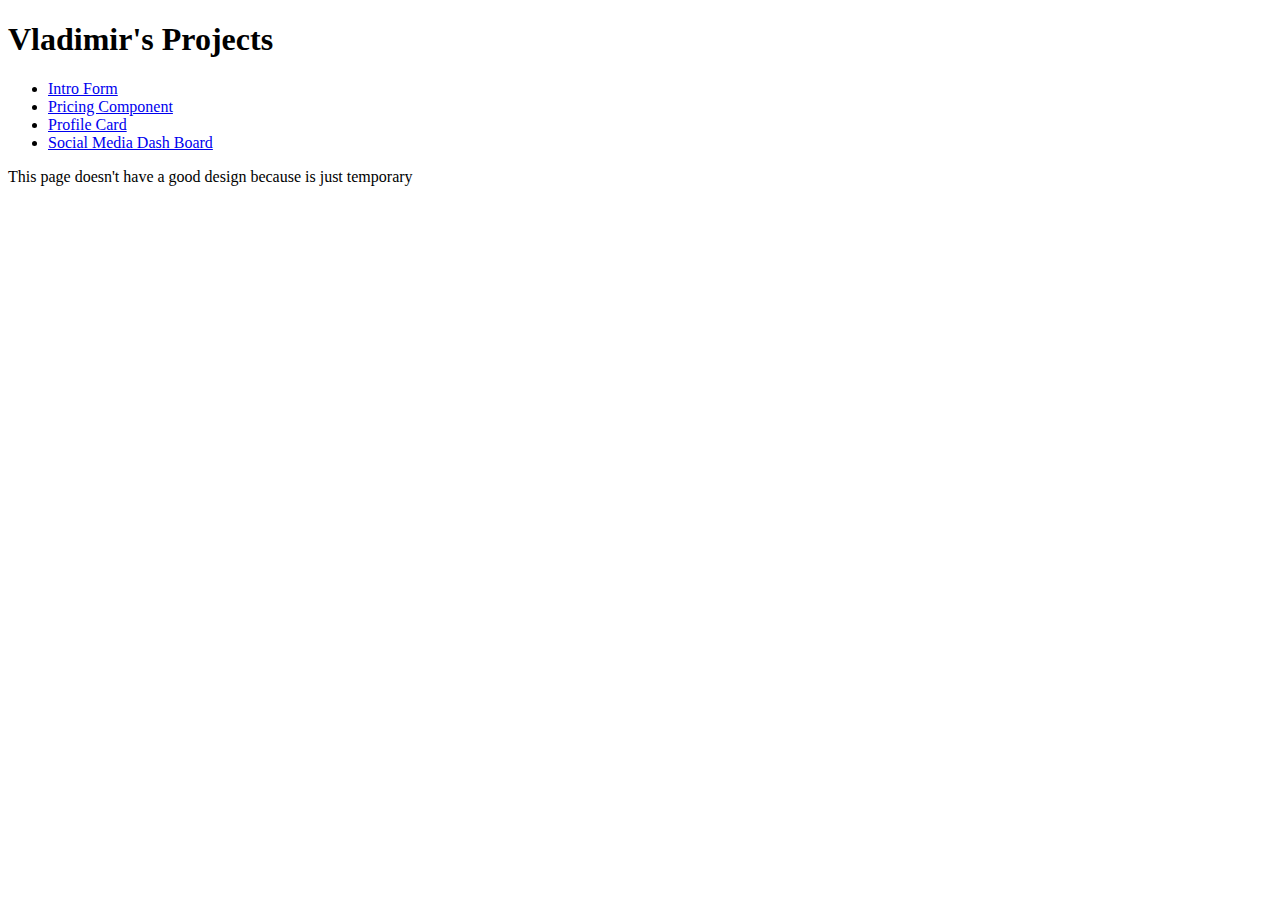
<file: index.html>
<!DOCTYPE html>
<html lang="en">

<head>
    <meta charset="UTF-8">
    <meta http-equiv="X-UA-Compatible" content="IE=edge">
    <meta name="viewport" content="width=device-width, initial-scale=1.0">
    <title>Projects</title>
</head>

<body>
    <h1>Vladimir's Projects</h1>
    <section>
        <nav>
            <ul>
                <li><a href="./intro-component-with-signup-form-master/index.html">Intro Form</a></li>
                <li><a href="pricing-component-with-toggle-master/">Pricing Component</a></li>
                <li><a href="./profile-card-component-main/">Profile Card</a></li>
                <li><a href="./social-media-dashboard-with-theme-switcher-master/">Social Media Dash Board</a></li>
            </ul>
        </nav>
        <p>
            This page doesn't have a good design because is just temporary
        </p>
    </section>
</body>

</html>
</file>
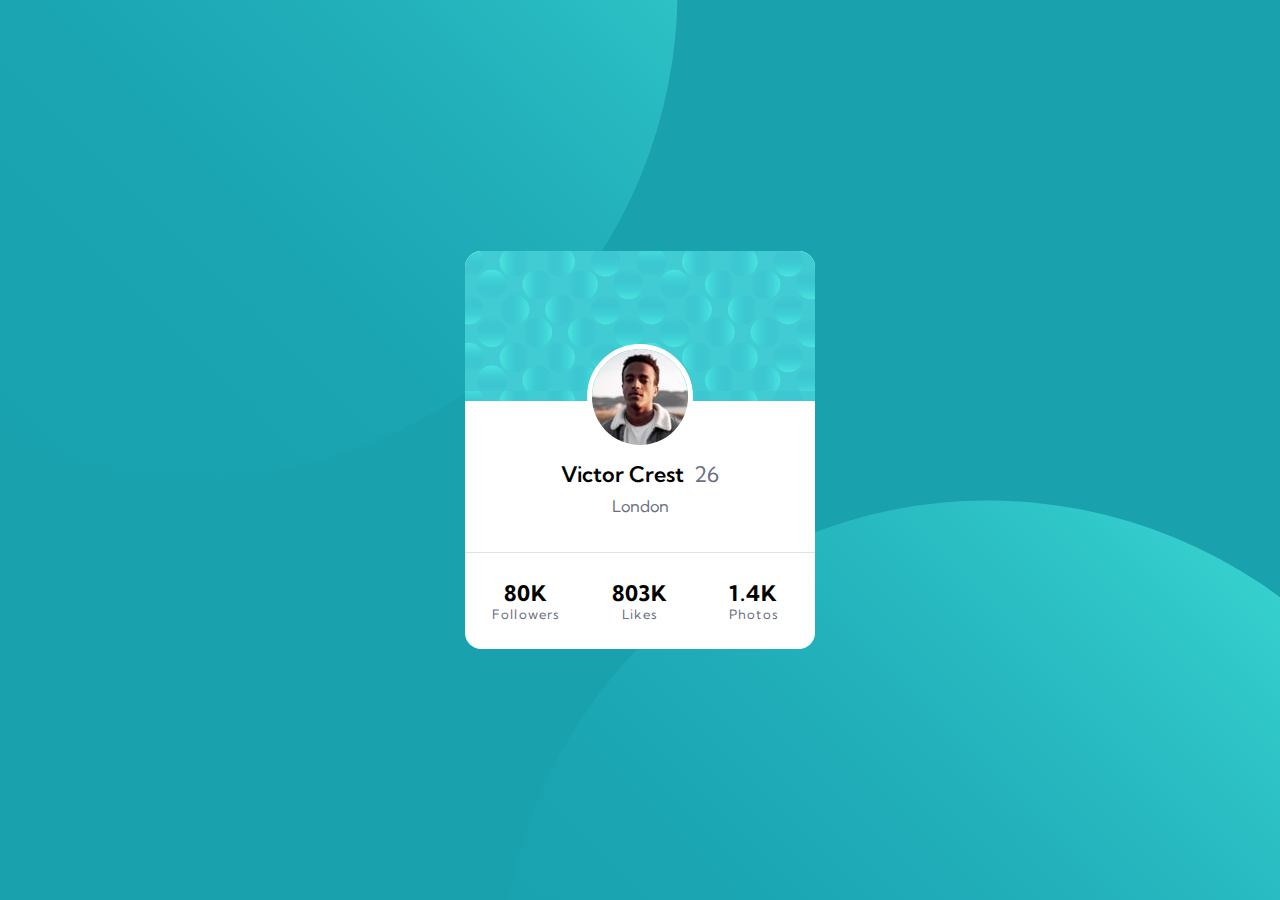
<file: profile-card-component-main/index.html>
<!DOCTYPE html>
<html lang="en">
<head>
  <meta charset="UTF-8">
  <meta name="viewport" content="width=device-width, initial-scale=1.0"> <!-- displays site properly based on user's device -->

  <link rel="icon" type="image/png" sizes="32x32" href="./images/favicon-32x32.png">
  <link rel="stylesheet" href="./css/style.css"> 
  <title>Frontend Mentor | Profile card component</title>
  
  <!-- Feel free to remove these styles or customise in your own stylesheet 👍 -->
  <style>
  </style>
</head>
<!-- backgorund layer 0 -->
<body>
  <!-- background layer 1-->
  <main>

    <article class="card">
      <header class="card-header">
        &nbsp;
        <div class="img-container">
          <img src="./images/image-victor.jpg" alt="">
        </div> 
      </header>
      <div class="card-body">
        <div class="info">
          Victor Crest
          <span class="age">
            26
          </span>
          <span class="country">
            London
          </span>
        </div>
        <footer class="card-footer">
        <div class="media-info">
          <div class="col fallowers">
            Followers
            <span class="figures">80K</span>
          </div>
         <div class="col likes">
             Likes
            <span class="figures">
              803K
            </span>
          </div>
          <div class="col likes">
             Photos 
             <span class="figures">
               1.4K
            </span>
          </div>
        </div>
      </footer>
    </div>
  </article>
  </main>
</body>
</html>
</file>
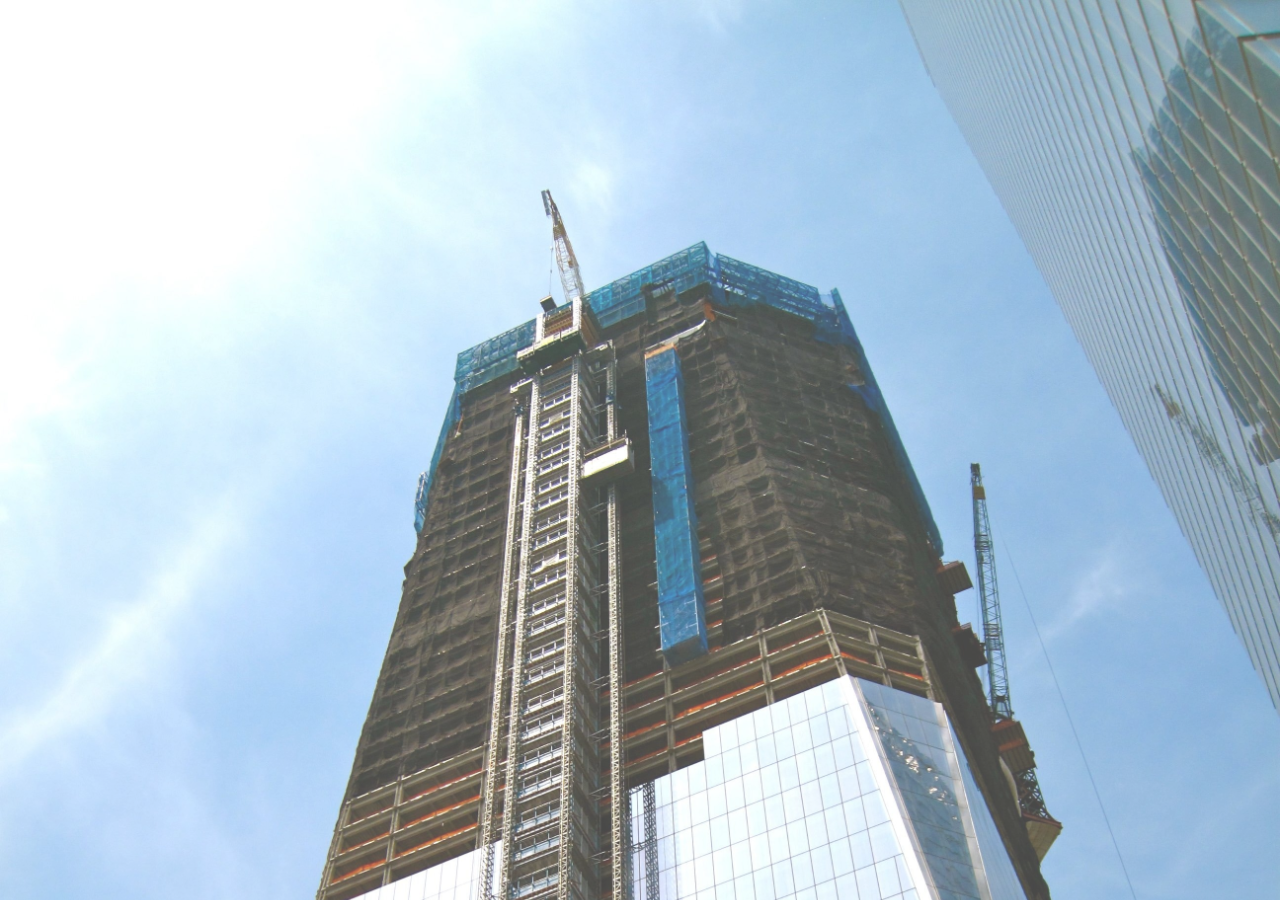
<file: css-5-tricks/background-blen.html>
<!DOCTYPE html>
<html lang="en">
<head>
    <meta charset="UTF-8">
    <meta name="viewport" content="width=device-width, initial-scale=1.0">
    <title>Background blend</title>
</head>
<style>
    body{
        min-height:100vh;
        margin :0;
        background-color:#cccccc77;
        background-image:  url('./images/pexels-eva-klanduchova-296968.jpg') ;
        background-repeat: no-repeat;
        background-size: cover;
        background-blend-mode: overlay;
    }
</style>
<body>
    
</body>

</html>
</file>
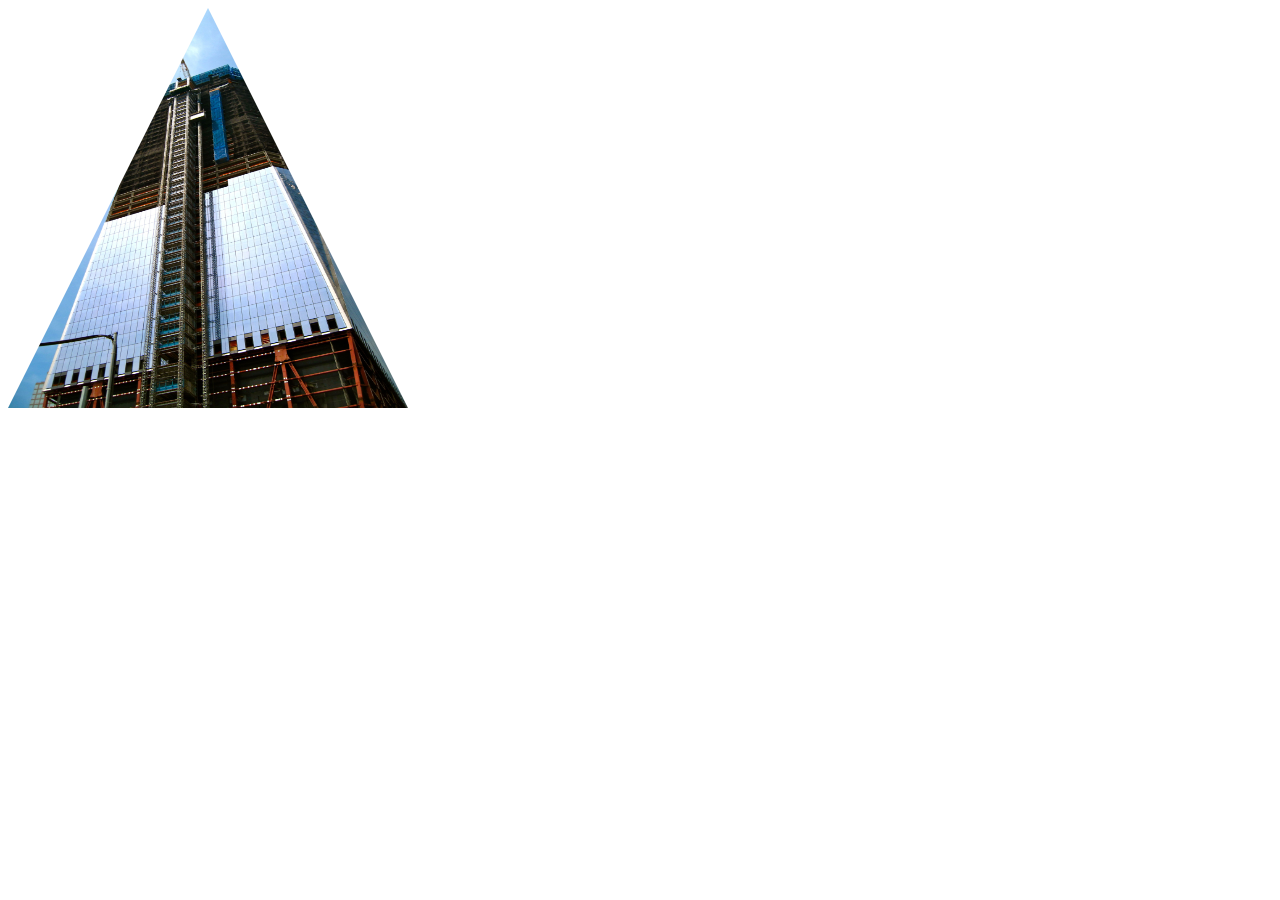
<file: css-5-tricks/clip-path.html>
<!DOCTYPE html>
<html lang="en">
<head>
    <meta charset="UTF-8">
    <meta name="viewport" content="width=device-width, initial-scale=1.0">
    <title>Clip path</title>
</head>
<style>
    img{
        clip-path: polygon(50% 0%, 0% 100%, 100% 100%);;
        animation: shape-change 10s linear infinite;
        transition: all 10s linear;
    }
    @keyframes shape-change {
       5% {
        background:blue;
       }
        10% {
           clip-path: polygon(25% 0%, 80% 0%, 100% 100%, 0% 100%);
       }
        15% {
            clip-path: polygon(25% 0%, 100% 0%, 75% 100%, 0% 100%);
           }
        20% {
            clip-path: polygon(25% 0%, 100% 0%, 75% 100%, 0% 100%);
           }
         25% {
clip-path: polygon(25% 0%, 100% 38%, 82% 100%, 18% 100%, 0% 38%);
           }
        30% {
            clip-path: polygon(25% 0%, 75% 0%, 100% 50%, 75% 100%, 25% 100%, 0% 50%);
           }
            35% {
clip-path: polygon(25% 0%, 75% 0%, 100% 50%, 75% 100%, 25% 100%, 0% 50%);
           }
        40% {
                clip-path: polygon(30% 0%, 70% 0%, 100% 30%, 100% 70%, 70% 100%, 30% 100%, 0% 70%, 0% 30%);
           }
        45% {
                clip-path: polygon(50% 0%, 83% 12%, 100% 43%, 94% 78%, 68% 100%, 32% 100%, 6% 78%, 0% 43%, 17% 12%);
           }
        50% {
            clip-path: polygon(50% 0%, 80% 10%, 100% 35%, 100% 70%, 80% 90%, 50% 100%, 20% 90%, 0% 70%, 0% 35%, 20% 10%);
        }
        55% {
            clip-path: polygon(20% 0%, 80% 0%, 100% 20%, 100% 80%, 80% 100%, 20% 100%, 0% 80%, 0% 20%);
        }
        60% {
            clip-path: polygon(0% 15%, 15% 15%, 15% 0%, 85% 0%, 85% 15%, 100% 15%, 100% 85%, 85% 85%, 85% 100%, 15% 100%, 15% 85%, 0% 85%);
       }
        65% {
            

clip-path: polygon(40% 0%, 40% 20%, 100% 20%, 100% 80%, 40% 80%, 40% 100%, 0% 50%);

           }
        70% {
            clip-path: polygon(0% 20%, 60% 20%, 60% 0%, 100% 50%, 60% 100%, 60% 80%, 0% 80%);
           }
         75% {
            clip-path: polygon(25% 0%, 100% 0%, 100% 100%, 25% 100%, 0% 50%)
           }
        80% {
            clip-path: polygon(0% 0%, 75% 0%, 100% 50%, 75% 100%, 0% 100%);
           }
            85% {
                clip-path: polygon(100% 0%, 75% 50%, 100% 100%, 25% 100%, 0% 50%, 25% 0%);
           }
        90% {
            clip-path: polygon(75% 0%, 100% 50%, 75% 100%, 0% 100%, 25% 50%, 0% 0%);
           }
        95% {
            clip-path: polygon(50% 0%, 61% 35%, 98% 35%, 68% 57%, 79% 91%, 50% 70%, 21% 91%, 32% 57%, 2% 35%, 39% 35%);
           }
        100% {
            clip-path: polygon(10% 25%, 35% 25%, 35% 0%, 65% 0%, 65% 25%, 90% 25%, 90% 50%, 65% 50%, 65% 100%, 35% 100%, 35% 50%, 10% 50%);
        }

    

</style>
<body>
   <div class="path">
       <img src="./images/pexels-eva-klanduchova-296968.jpg" alt="" height="400" width="400">
   </div> 
</body>
</html>
</file>
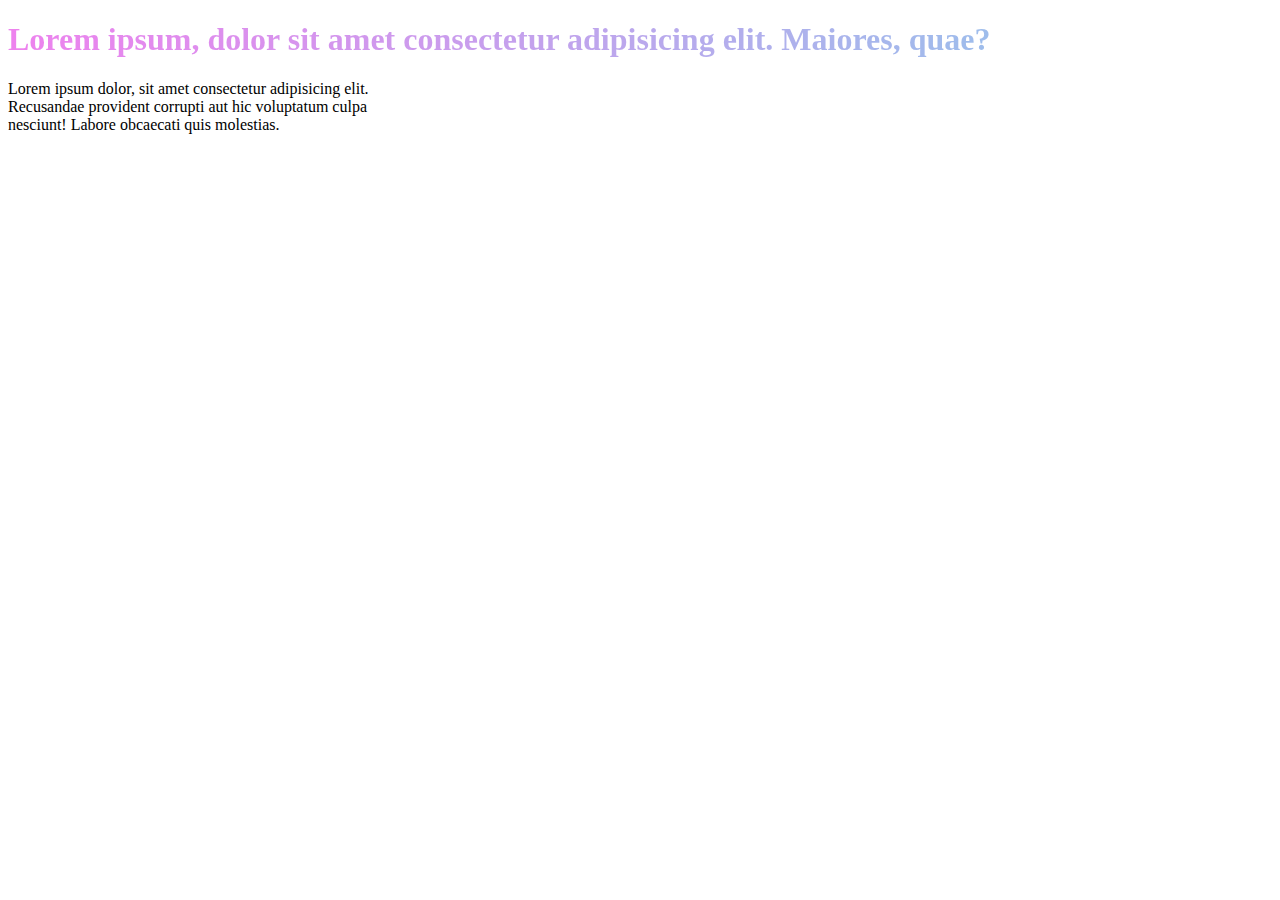
<file: css-5-tricks/text-html.html>
<!DOCTYPE html>
<html lang="en">
<head>
    <meta charset="UTF-8">
    <meta name="viewport" content="width=device-width, initial-scale=1.0">
    <title>Document</title>
</head>
<style>
    /* https://www.youtube.com/watch?v=iFhVG2LQ2xU */
/*      https://www.youtube.com/watch?v=IWFqGsXxJ1E*/
/* https://www.youtube.com/watch?v=_-aDOAMmDHI */
/* https://www.youtube.com/watch?v=iHEkRIF7zxI */
    .text-gradient{
        background-image: linear-gradient(to left,skyblue,violet);
        color:transparent;
        background-clip: text;
    }
    .text-clamp{
        display: -webkit-box;
        -moz-box-orient: vertical;
        -webkit-line-clamp: 3;
        width: 400px;
        overflow: hidden;
    }

</style>
<body>
   <h1 class="text-gradient">Lorem ipsum, dolor sit amet consectetur adipisicing elit. Maiores, quae?</h1> 
   <p class="text-clamp">Lorem ipsum dolor, sit amet consectetur adipisicing elit. Recusandae provident corrupti aut hic voluptatum culpa nesciunt! Labore obcaecati quis molestias.</p> 
   
</body>
</html>
</file>
<file: profile-card-component-main/css/style.css>
/* - Family: [Kumbh Sans]()
- Weights: 400, 700 */
@import url('https://fonts.googleapis.com/css2?family=Kumbh+Sans:wght@300;400;700&display=swap');

:root {
	--background: hsl(185, 75%, 39%);
	/* --Very-dark-desaturated-blue: hsl(229, 23%, 23%); */
	--Dark-grayish: hsl(227, 10%, 46%);
	font-size: 18px;
}
* {
	padding: 0;
	margin: 0;
}
body {
	/* backgorund-image:url('../images//') */
	font-family: 'Kumbh Sans', sans-serif;
	background-color: var(--background);
	background-image: url('../images/bg-pattern-top.svg');
	background-repeat: no-repeat;
	background-position: -800px -500px;
}
body::after {
	content: "";
	height: 100vh;
	width: 100%;
	display: block;
	position: absolute;
	top: 0;
	right: 0;
	left: 0;
	/* background-color:blue; */
	z-index: -10;
	background-image: url('../images/bg-pattern-top.svg');
	background-repeat: no-repeat;
	background-position: 200px 400px;
	pointer-events: none;
}
main {
	display: flex;
	justify-content: center;
	align-items: center;
	min-height: 100vh;
}

.card {
	z-index: 2;
	display: flex;
	position: relative;
	flex: 0 1 auto;
	flex-direction: column;
	justify-content: center;
	align-items: center;
	border-radius: .9rem;
	background-color: #fff;
	/* padding:5rem; */
	/* border: 1px solid red; */
	/* width:80%; */
}
@media (max-width: 370px) {
	.card {
		width: 80%;
	}
}
@media (min-width: 1000px) {
	body {
		background-position: -300px -500px;
	}
	body:after {
		z-index: 1;
		/* background */
		background-position: 500px 500px;
	}
}
.card-header {
	display: flex;
	width: 100%;
	flex: 1 1 100%;
	background-image: url('../images/bg-pattern-card.svg');
	position: relative;
	justify-content: center;
	border-top-left-radius: .9rem;
	border-top-right-radius: .9rem;
	min-height: 150px;
}
.img-container {
	position: absolute;
	border-radius: 50%;
	display: flex;
	align-items: center;
	border: 5px solid white;
	top: calc(50% + 1rem);
}
.img-container img {
	border-radius: 50%;
}
.card-body {
	padding-top: calc(150px * 0.25 + 1.2rem);
}

.card-body > .info {
	font-weight: 600;
	text-align: center;
	font-size: 1.2rem;
}
.age {
	font-weight: 400;
	margin-left: .25rem;
	color: var(--Dark-grayish);
}
.country {
	margin-top: .5rem;
	display: block;
	font-size: .9rem;
	color: var(--Dark-grayish);
}
.card-body > .info > span {
	font-weight: 400;
}
.card-footer {
	padding-top: 2rem;
	position: relative;
	bottom: 0;
	left: 0;
	right: 0;
}
.media-info {
	border-top: .5px solid #dddd;
	display: grid;
	grid-template-columns: 1fr 1fr 1fr;
	grid-template-rows: 1fr;
	padding: 1.5rem;
	gap: 2.5rem;
}
.col {
	display: flex;
	flex-direction: column-reverse;
	font-size: .73rem;
	color: var(--Dark-grayish);
	align-items: center;
	letter-spacing: 1.2px;
}
.col span {
	color: black;
	font-weight: 700;
	font-size: 1.2rem;
}
img {
	width: 100%;
	height: auto;
}
</file>
